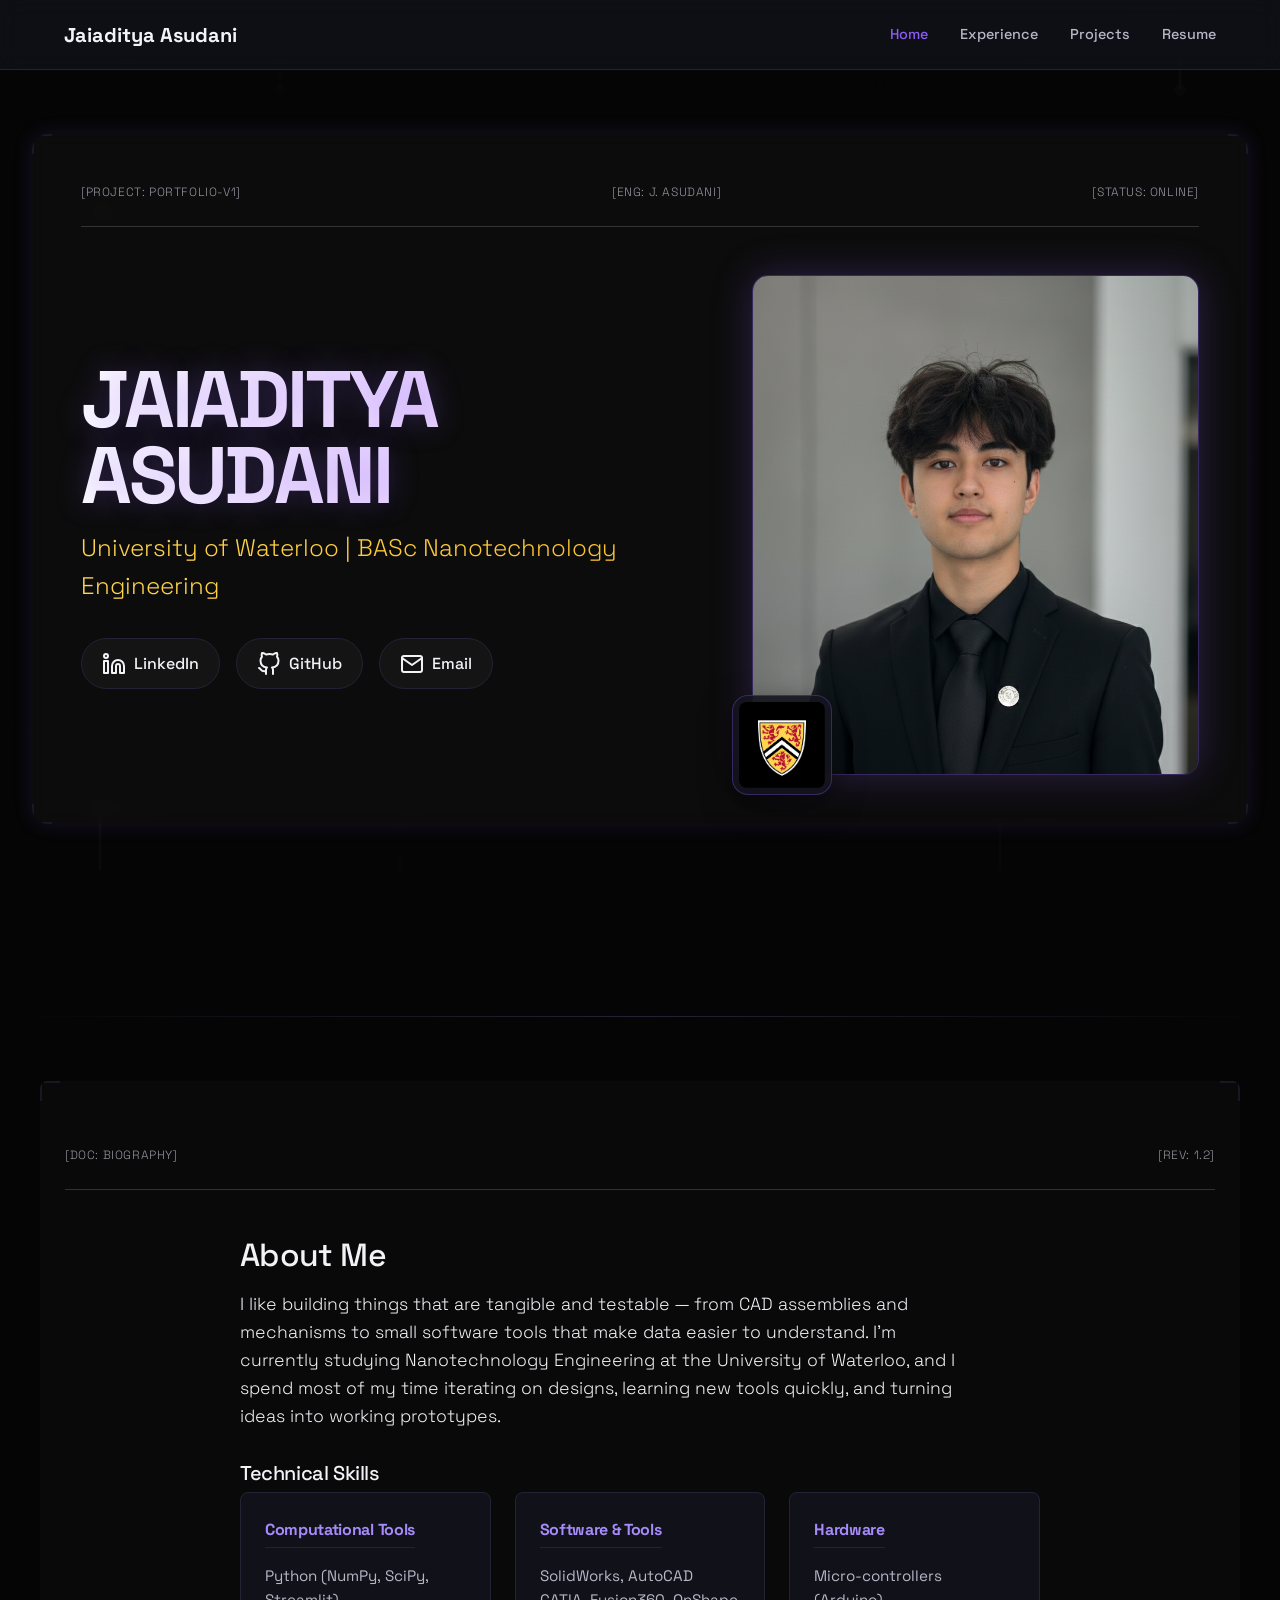
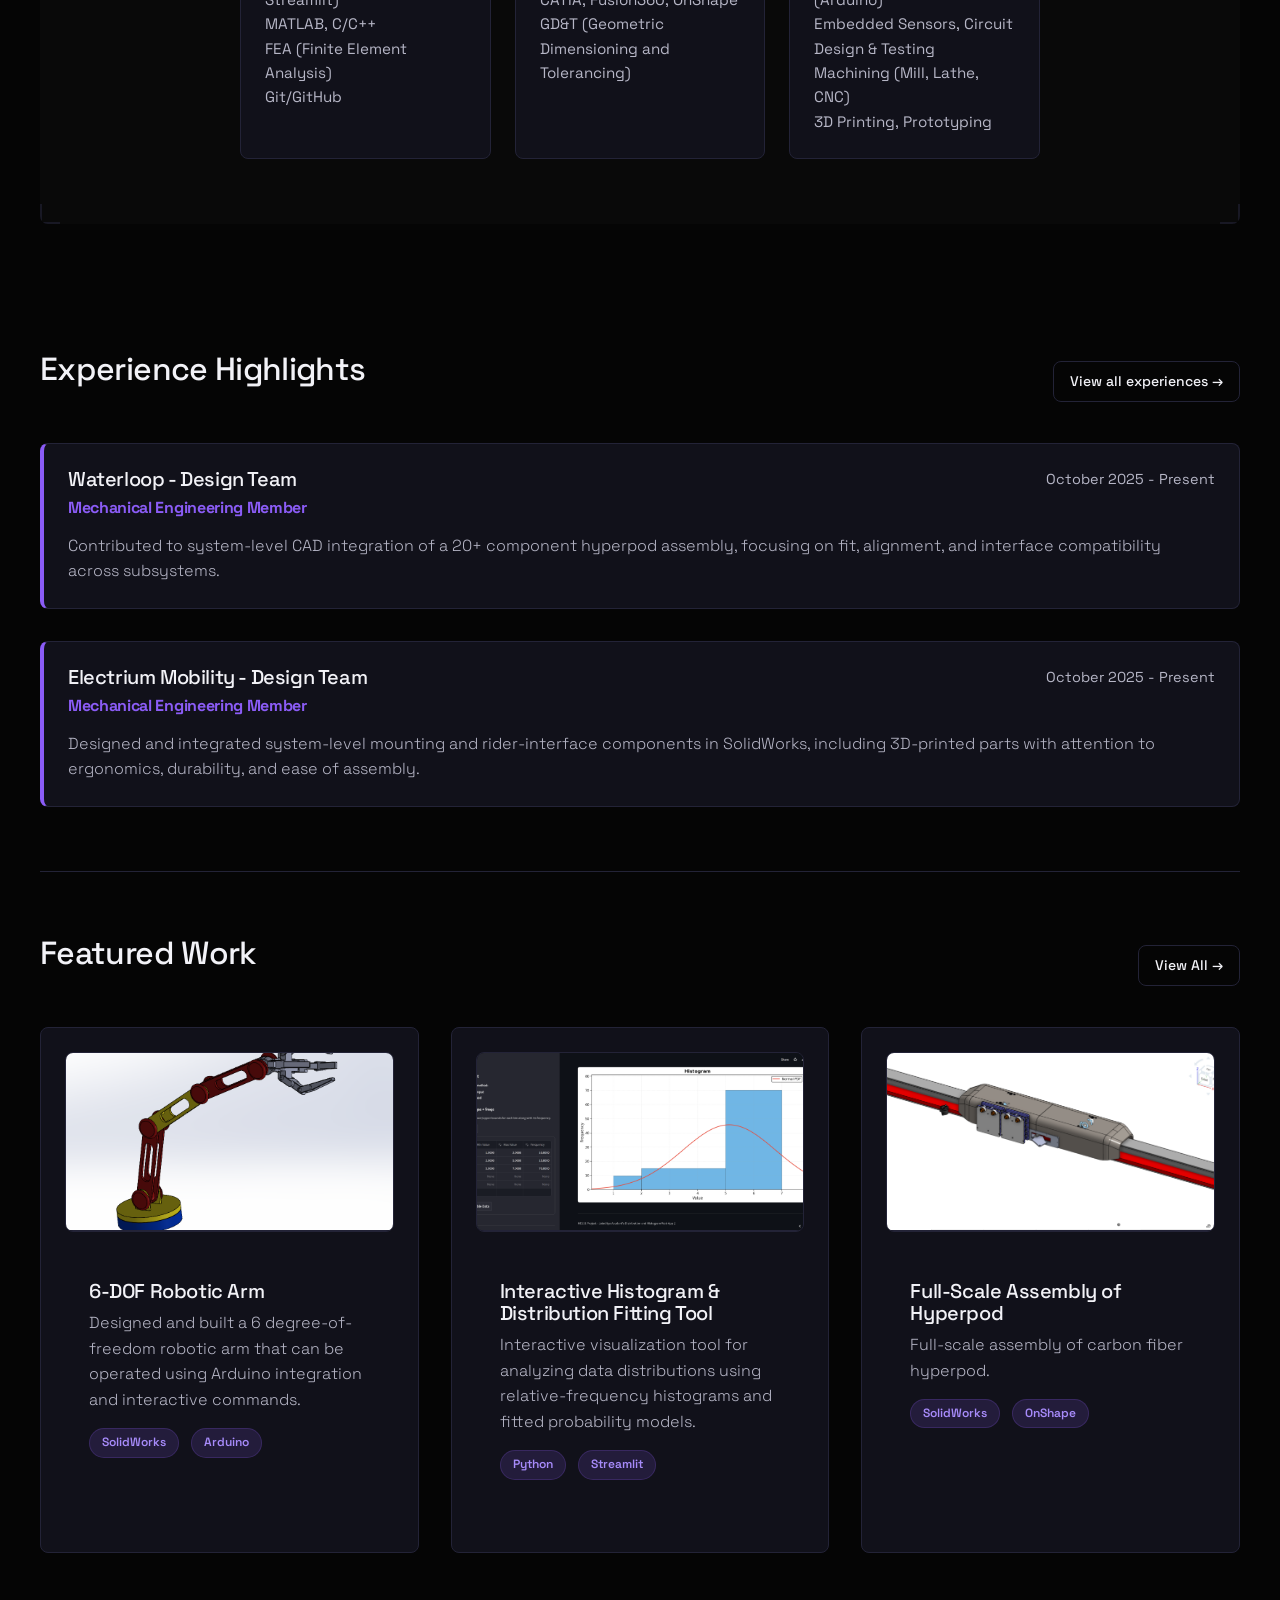
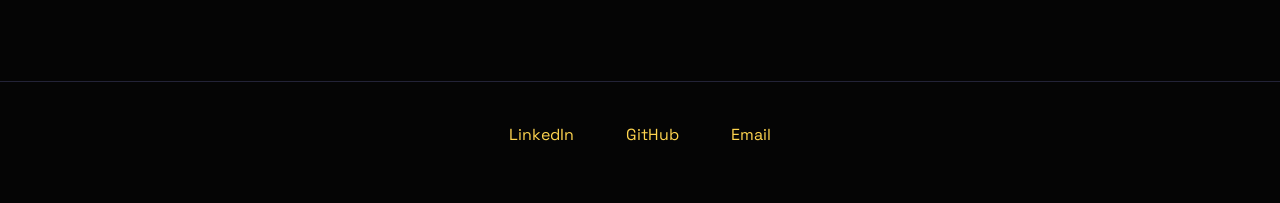
<file: index.html>
<!DOCTYPE html>
<html lang="en">

<head>
    <meta charset="UTF-8">
    <meta name="viewport" content="width=device-width, initial-scale=1.0">
    <title>Jaiaditya Asudani | Portfolio</title>
    <meta name="description"
        content="Nanotechnology Engineering student at the University of Waterloo. Mechanical design, CAD, prototyping, and engineering projects.">

    <!-- Canonical URL -->
    <link rel="canonical" href="https://jai2379.github.io/">

    <!-- Relative Path to CSS -->
    <link rel="stylesheet" href="assets/styles.css">

    <!-- Icons -->
    <link rel="icon" href="assets/favicon.svg" type="image/svg+xml">
    <link rel="apple-touch-icon" href="assets/favicon.svg">

    <!-- Open Graph / Facebook -->
    <meta property="og:type" content="website">
    <meta property="og:url" content="https://jai2379.github.io/">
    <meta property="og:title" content="Jaiaditya Asudani | Portfolio">
    <meta property="og:description"
        content="Nanotechnology Engineering student at the University of Waterloo. Mechanical design, CAD, prototyping, and engineering projects.">
    <meta property="og:image" content="https://jai2379.github.io/assets/projects/uw.jpg">
    <meta property="og:image:type" content="image/jpeg">

    <!-- Twitter -->
    <meta property="twitter:card" content="summary_large_image">
    <meta property="twitter:url" content="https://jai2379.github.io/">
    <meta property="twitter:title" content="Jaiaditya Asudani | Portfolio">
    <meta property="twitter:description"
        content="Nanotechnology Engineering student at the University of Waterloo. Mechanical design, CAD, prototyping, and engineering projects.">
    <meta property="twitter:image" content="https://jai2379.github.io/assets/projects/uw.jpg">
</head>

<body>
    <!-- Spotlight Background -->
    <div class="spotlight-bg"></div>

    <!-- Navigation -->
    <nav class="navbar">
        <div class="container nav-content">
            <a href="index.html" class="logo">Jaiaditya Asudani</a>
            <button class="mobile-toggle" aria-label="Toggle Menu">☰</button>
            <div class="nav-links">
                <a href="index.html" class="active">Home</a>
                <a href="experiences.html">Experience</a>
                <a href="projects.html">Projects</a>
                <a href="resume.html">Resume</a>
            </div>
        </div>
    </nav>

    <main>
        <!-- Hero Section -->
        <section class="hero container">
            <!-- Glass Card Wrapper -->
            <div class="hero-glass-card">
                <div class="tech-header">
                    <span>[PROJECT: PORTFOLIO-V1]</span>
                    <span class="desktop-only">[ENG: J. ASUDANI]</span>
                    <span>[STATUS: ONLINE]</span>
                </div>
                <div class="hero-content-wrapper">
                    <div class="hero-text">
                        <h1>Jaiaditya Asudani</h1>
                        <p class="hero-tagline" style="color: var(--primary);">University of Waterloo | BASc
                            Nanotechnology
                            Engineering</p>

                        <!-- Social Buttons (Icon + Text) -->
                        <div class="social-buttons-container">
                            <a href="https://www.linkedin.com/in/jaiaditya-asudani-71a158325" class="social-btn"
                                aria-label="LinkedIn">
                                <svg xmlns="http://www.w3.org/2000/svg" width="24" height="24" viewBox="0 0 24 24"
                                    fill="none" stroke="currentColor" stroke-width="2" stroke-linecap="round"
                                    stroke-linejoin="round">
                                    <path
                                        d="M16 8a6 6 0 0 1 6 6v7h-4v-7a2 2 0 0 0-2-2 2 2 0 0 0-2 2v7h-4v-7a6 6 0 0 1 6-6z">
                                    </path>
                                    <rect x="2" y="9" width="4" height="12"></rect>
                                    <circle cx="4" cy="4" r="2"></circle>
                                </svg>
                                <span>LinkedIn</span>
                            </a>
                            <a href="https://github.com/Jai2379" class="social-btn" aria-label="GitHub">
                                <svg xmlns="http://www.w3.org/2000/svg" width="24" height="24" viewBox="0 0 24 24"
                                    fill="none" stroke="currentColor" stroke-width="2" stroke-linecap="round"
                                    stroke-linejoin="round">
                                    <path
                                        d="M9 19c-5 1.5-5-2.5-7-3m14 6v-3.87a3.37 3.37 0 0 0-.94-2.61c3.14-.35 6.44-1.54 6.44-7A5.44 5.44 0 0 0 20 4.77 5.07 5.07 0 0 0 19.91 1S18.73.65 16 2.48a13.38 13.38 0 0 0-7 0C6.27.65 5.09 1 5.09 1A5.07 5.07 0 0 0 5 4.77a5.44 5.44 0 0 0-1.5 3.78c0 5.42 3.3 6.61 6.44 7A3.37 3.37 0 0 0 9 18.13V22">
                                    </path>
                                </svg>
                                <span>GitHub</span>
                            </a>
                            <a href="mailto:jaiaditya2508@gmail.com" class="social-btn" aria-label="Email">
                                <svg xmlns="http://www.w3.org/2000/svg" width="24" height="24" viewBox="0 0 24 24"
                                    fill="none" stroke="currentColor" stroke-width="2" stroke-linecap="round"
                                    stroke-linejoin="round">
                                    <path
                                        d="M4 4h16c1.1 0 2 .9 2 2v12c0 1.1-.9 2-2 2H4c-1.1 0-2-.9-2-2V6c0-1.1.9-2 2-2z">
                                    </path>
                                    <polyline points="22,6 12,13 2,6"></polyline>
                                </svg>
                                <span>Email</span>
                            </a>
                        </div>
                    </div>
                    <div class="hero-image" style="position: relative;">
                        <!-- Photo placeholder container as requested -->
                        <div class="image-placeholder-fallback">
                            <img src="assets/Linkedin-Headhsot-2.png" alt="Jaiaditya Asudani" class="profile-photo"
                                onerror="this.style.display='none';">
                        </div>

                        <!-- UW Badge Overlay -->
                        <div class="waterloo-crest">
                            <img src="assets/projects/uw.jpg" alt="University of Waterloo"
                                style="width: 100%; height: 100%; object-fit: cover; border-radius: 8px; opacity: 1.0;">
                        </div>
                    </div>
                </div>
            </div>
        </section>

        <!-- Divider -->
        <hr class="section-divider">

        <!-- About Section (Surface) -->
        <section class="section-surface container"
            style="padding: 4rem 1.5rem; margin-bottom: 4rem; border-radius: var(--radius);">
            <div class="tech-header" style="margin-bottom: 2rem;">
                <span>[DOC: BIOGRAPHY]</span>
                <span>[REV: 1.2]</span>
            </div>
            <div style="max-width: 800px; margin: 0 auto;">
                <h2 style="margin-bottom: 1rem;">About Me</h2>
                <p style="margin-bottom: 2rem; font-size: 1.1rem; color: var(--text-main);">
                    I like building things that are tangible and testable — from CAD assemblies and mechanisms to small
                    software tools that make data easier to understand. I’m currently studying Nanotechnology
                    Engineering at the University of Waterloo, and I spend most of my time iterating on designs,
                    learning new tools quickly, and turning ideas into working prototypes.
                </p>

                <h3>Technical Skills</h3>
                <div style="display: grid; grid-template-columns: repeat(auto-fit, minmax(220px, 1fr)); gap: 1.5rem;">
                    <div class="skill-card">
                        <h4 style="font-size: 1rem; margin-bottom: 0.5rem;">Computational Tools
                        </h4>
                        <ul style="color: var(--text-secondary); font-size: 0.95rem;">
                            <li>Python (NumPy, SciPy, Streamlit)</li>
                            <li>MATLAB, C/C++</li>
                            <li>FEA (Finite Element Analysis)</li>
                            <li>Git/GitHub</li>
                        </ul>
                    </div>
                    <div class="skill-card">
                        <h4 style="font-size: 1rem; margin-bottom: 0.5rem;">Software & Tools
                        </h4>
                        <ul style="color: var(--text-secondary); font-size: 0.95rem;">
                            <li>SolidWorks, AutoCAD</li>
                            <li>CATIA, Fusion360, OnShape</li>
                            <li>GD&T (Geometric Dimensioning and Tolerancing)</li>
                        </ul>
                    </div>
                    <div class="skill-card">
                        <h4 style="font-size: 1rem; margin-bottom: 0.5rem;">Hardware</h4>
                        <ul style="color: var(--text-secondary); font-size: 0.95rem;">
                            <li>Micro-controllers (Arduino)</li>
                            <li>Embedded Sensors, Circuit Design & Testing</li>
                            <li>Machining (Mill, Lathe, CNC)</li>
                            <li>3D Printing, Prototyping</li>
                        </ul>
                    </div>
                </div>
            </div>
        </section>

        <!-- Experience Highlights -->

        <section class="container" style="padding: 4rem 0; border-bottom: 1px solid var(--border);">
            <div style="display: flex; justify-content: space-between; align-items: center; margin-bottom: 2rem;">
                <h2>Experience Highlights</h2>
                <a href="experiences.html" class="btn btn-secondary btn-sm">View all experiences &rarr;</a>
            </div>

            <div style="display: grid; gap: 2rem;">
                <!-- Highlight 1 -->
                <div class="card" style="border-left: 4px solid var(--primary);">
                    <div style="display: flex; justify-content: space-between; flex-wrap: wrap; margin-bottom: 0.5rem;">
                        <h3 style="margin: 0;">Waterloop - Design Team</h3>
                        <span style="color: var(--text-secondary); font-size: 0.9em;">October 2025 - Present</span>
                    </div>
                    <h4 style="font-size: 1rem; color: var(--primary); margin-bottom: 1rem;">Mechanical Engineering
                        Member</h4>
                    <p style="margin-bottom: 0;">Contributed to system-level CAD integration of a 20+ component hyperpod
                        assembly, focusing on fit, alignment, and interface compatibility across subsystems.</p>
                </div>

                <!-- Highlight 2 -->
                <div class="card" style="border-left: 4px solid var(--primary);">
                    <div style="display: flex; justify-content: space-between; flex-wrap: wrap; margin-bottom: 0.5rem;">
                        <h3 style="margin: 0;">Electrium Mobility - Design Team</h3>
                        <span style="color: var(--text-secondary); font-size: 0.9em;">October 2025 - Present</span>
                    </div>
                    <h4 style="font-size: 1rem; color: var(--primary); margin-bottom: 1rem;">Mechanical Engineering
                        Member</h4>
                    <p style="margin-bottom: 0;">Designed and integrated system-level mounting and rider-interface
                        components in SolidWorks, including 3D-printed parts with attention to ergonomics, durability,
                        and ease of assembly.</p>
                </div>
            </div>
        </section>

        <!-- Featured Projects Preview -->
        <section class="container" style="padding: 4rem 0;">
            <div style="display: flex; justify-content: space-between; align-items: center; margin-bottom: 2rem;">
                <h2>Featured Work</h2>
                <a href="projects.html" class="btn btn-secondary btn-sm">View All &rarr;</a>
            </div>
            <div class="project-grid">
                <!-- Project 1 -->
                <div class="card project-card">
                    <div class="project-card-image">
                        <img src="assets/projects/6-dof-arm-view.png" alt="6-DOF Robotic Arm"
                            onerror="this.style.display='none'; this.parentNode.style.background='#1e1e24';">
                    </div>
                    <div class="project-info">
                        <h3>6-DOF Robotic Arm</h3>
                        <p>Designed and built a 6 degree-of-freedom robotic arm that can be operated using Arduino
                            integration and interactive commands.</p>
                        <div style="margin: 1rem 0;">
                            <span class="pill">SolidWorks</span>
                            <span class="pill">Arduino</span>
                        </div>
                    </div>
                </div>

                <!-- Project 2 -->
                <div class="card project-card">
                    <div class="project-card-image">
                        <img src="assets/projects/histogram.png" alt="Interactive Histogram Tool"
                            onerror="this.style.display='none'; this.parentNode.style.background='#1e1e24';">
                    </div>
                    <div class="project-info">
                        <h3>Interactive Histogram & Distribution Fitting Tool</h3>
                        <p>Interactive visualization tool for analyzing data distributions using relative-frequency
                            histograms and fitted probability models.</p>
                        <div style="margin: 1rem 0;">
                            <span class="pill">Python</span>
                            <span class="pill">Streamlit</span>
                        </div>
                    </div>
                </div>

                <!-- Project 3 -->
                <div class="card project-card">
                    <div class="project-card-image">
                        <img src="assets/projects/full_scale_assembly.png" alt="Full-Scale Assembly of Hyperpod"
                            onerror="this.style.display='none'; this.parentNode.style.background='#1e1e24';">
                    </div>
                    <div class="project-info">
                        <h3>Full-Scale Assembly of Hyperpod</h3>
                        <p>Full-scale assembly of carbon fiber hyperpod.</p>
                        <div style="margin: 1rem 0;">
                            <span class="pill">SolidWorks</span>
                            <span class="pill">OnShape</span>
                        </div>
                    </div>
                </div>
            </div>
        </section>
    </main>

    <!-- Footer -->
    <footer style="border-top: 1px solid var(--border); padding: 2rem 0; text-align: center; margin-top: 4rem;">
        <div class="container">
            <div style="margin-bottom: 1rem;">
                <a href="https://www.linkedin.com/in/jaiadityaasudani"
                    style="margin: 0 0.5rem; color: var(--text-secondary);">LinkedIn</a>
                <a href="https://github.com/Jai2379" style="margin: 0 0.5rem; color: var(--text-secondary);">GitHub</a>
                <a href="mailto:jaiaditya2508@gmail.com"
                    style="margin: 0 0.5rem; color: var(--text-secondary);">Email</a>
            </div>
        </div>
    </footer>



    <!-- Relative Path to JS -->
    <script src="assets/main.js"></script>
</body>


</html>
</file>
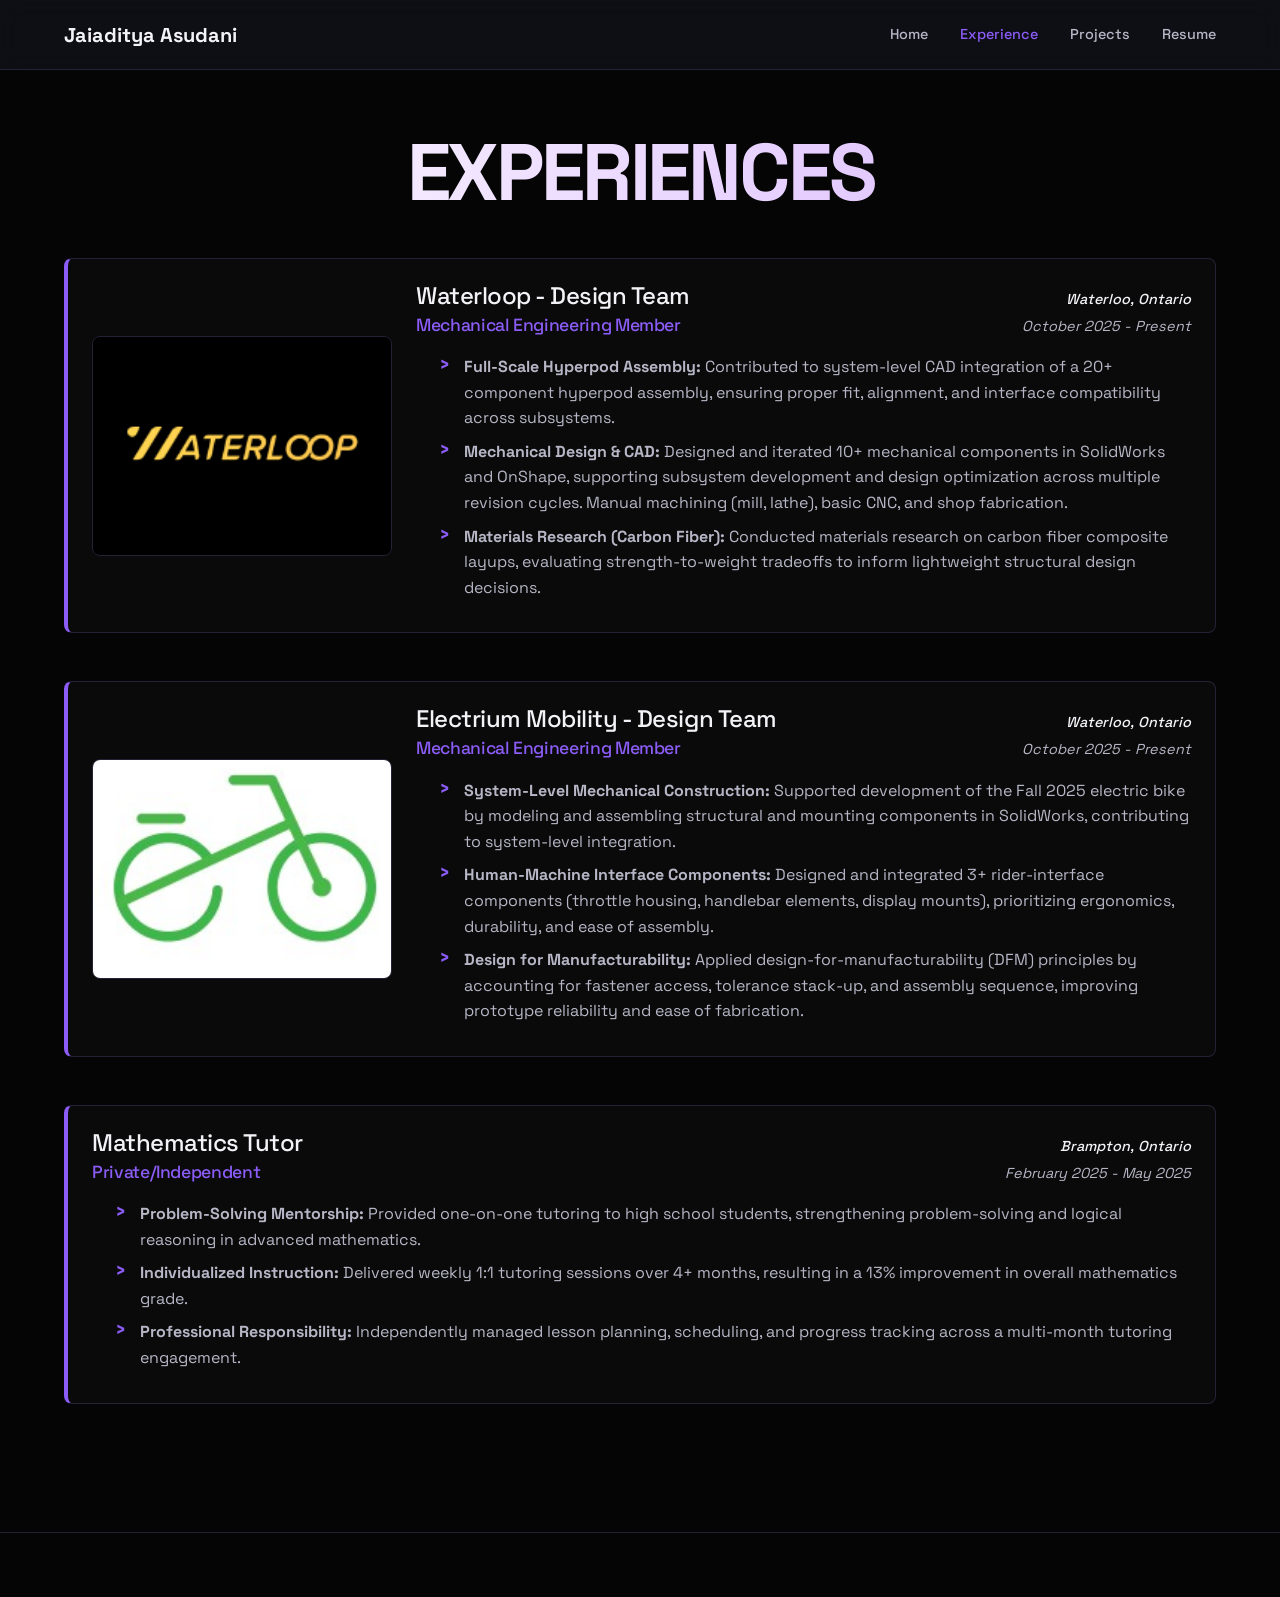
<file: experiences.html>
<!DOCTYPE html>
<html lang="en">

<head>
    <meta charset="UTF-8">
    <meta name="viewport" content="width=device-width, initial-scale=1.0">
    <title>Experience | Jaiaditya Asudani</title>
    <link rel="stylesheet" href="assets/styles.css">
    <link rel="icon" href="assets/favicon.svg" type="image/svg+xml">
</head>

<body>

    <nav class="navbar">
        <div class="container nav-content">
            <a href="index.html" class="logo">Jaiaditya Asudani</a>
            <button class="mobile-toggle" aria-label="Toggle Menu">☰</button>
            <div class="nav-links">
                <a href="index.html">Home</a>
                <a href="experiences.html" class="active">Experience</a>
                <a href="projects.html">Projects</a>
                <a href="resume.html">Resume</a>
            </div>
        </div>
    </nav>

    <main class="container" style="padding: 4rem 1.5rem;">
        <h1 style="text-align: center; margin-bottom: 3rem;">Experiences</h1>

        <div style="max-width: 1200px; margin: 0 auto; display: grid; gap: 3rem;">
            <!-- Role 1: Waterloop -->
            <div class="experience-card">
                <div class="experience-image">
                    <img src="assets/projects/waterloop.png" alt="Waterloop"
                        onerror="this.style.display='none'; this.parentNode.classList.add('image-placeholder-fallback');">
                </div>
                <div class="experience-content">
                    <div
                        style="display: flex; justify-content: space-between; align-items: baseline; margin-bottom: 0.25rem;">
                        <h2 style="margin: 0; font-size: 1.5rem;">Waterloop - Design Team</h2>
                        <span style="color: var(--text-main); font-weight: 500;">Waterloo, Ontario</span>
                    </div>
                    <div
                        style="display: flex; justify-content: space-between; align-items: baseline; margin-bottom: 1rem;">
                        <h3 style="margin: 0; font-size: 1.1rem; color: var(--primary);">Mechanical Engineering Member
                        </h3>
                        <span style="color: var(--text-secondary); font-size: 0.9rem;">October 2025 - Present</span>
                    </div>
                    <ul style="color: var(--text-secondary); margin-left: 1.5rem;">
                        <li><strong>Full-Scale Hyperpod Assembly:</strong> Contributed to system-level CAD integration
                            of a
                            20+ component hyperpod assembly, ensuring proper fit, alignment, and interface compatibility
                            across subsystems.</li>
                        <li><strong>Mechanical Design & CAD:</strong> Designed and iterated 10+ mechanical components in
                            SolidWorks and OnShape, supporting subsystem development and design optimization across
                            multiple
                            revision cycles. Manual machining (mill, lathe), basic CNC, and shop fabrication.</li>
                        <li><strong>Materials Research (Carbon Fiber):</strong> Conducted materials research on carbon
                            fiber
                            composite layups, evaluating strength-to-weight tradeoffs to inform lightweight structural
                            design decisions.</li>
                    </ul>
                </div>
            </div>

            <!-- Role 2: Electrium Mobility -->
            <div class="experience-card">
                <div class="experience-image">
                    <img src="assets/projects/electrium.jpg" alt="Electrium Mobility"
                        onerror="this.style.display='none'; this.parentNode.classList.add('image-placeholder-fallback');">
                </div>
                <div class="experience-content">
                    <div
                        style="display: flex; justify-content: space-between; align-items: baseline; margin-bottom: 0.25rem;">
                        <h2 style="margin: 0; font-size: 1.5rem;">Electrium Mobility - Design Team</h2>
                        <span style="color: var(--text-main); font-weight: 500;">Waterloo, Ontario</span>
                    </div>
                    <div
                        style="display: flex; justify-content: space-between; align-items: baseline; margin-bottom: 1rem;">
                        <h3 style="margin: 0; font-size: 1.1rem; color: var(--primary);">Mechanical Engineering Member
                        </h3>
                        <span style="color: var(--text-secondary); font-size: 0.9rem;">October 2025 - Present</span>
                    </div>
                    <ul style="color: var(--text-secondary); margin-left: 1.5rem;">
                        <li><strong>System-Level Mechanical Construction:</strong> Supported development of the Fall
                            2025
                            electric bike by modeling and assembling structural and mounting components in SolidWorks,
                            contributing to system-level integration.</li>
                        <li><strong>Human-Machine Interface Components:</strong> Designed and integrated 3+
                            rider-interface
                            components (throttle housing, handlebar elements, display mounts), prioritizing ergonomics,
                            durability, and ease of assembly.</li>
                        <li><strong>Design for Manufacturability:</strong> Applied design-for-manufacturability (DFM)
                            principles by accounting for fastener access, tolerance stack-up, and assembly sequence,
                            improving prototype reliability and ease of fabrication.</li>
                    </ul>
                </div>
            </div>

            <!-- Role 3: Mathematics Tutor -->
            <div class="experience-card">

                <div class="experience-content">
                    <div
                        style="display: flex; justify-content: space-between; align-items: baseline; margin-bottom: 0.25rem;">
                        <h2 style="margin: 0; font-size: 1.5rem;">Mathematics Tutor</h2>
                        <span style="color: var(--text-main); font-weight: 500;">Brampton, Ontario</span>
                    </div>
                    <div
                        style="display: flex; justify-content: space-between; align-items: baseline; margin-bottom: 1rem;">
                        <h3 style="margin: 0; font-size: 1.1rem; color: var(--primary);">Private/Independent</h3>
                        <span style="color: var(--text-secondary); font-size: 0.9rem;">February 2025 - May 2025</span>
                    </div>
                    <ul style="color: var(--text-secondary); margin-left: 1.5rem;">
                        <li><strong>Problem-Solving Mentorship:</strong> Provided one-on-one tutoring to high school
                            students, strengthening problem-solving and logical reasoning in advanced mathematics.</li>
                        <li><strong>Individualized Instruction:</strong> Delivered weekly 1:1 tutoring sessions over 4+
                            months, resulting in a 13% improvement in overall mathematics grade.</li>
                        <li><strong>Professional Responsibility:</strong> Independently managed lesson planning,
                            scheduling,
                            and progress tracking across a multi-month tutoring engagement.</li>
                    </ul>
                </div>
            </div>
        </div>
    </main>

    <footer style="border-top: 1px solid var(--border); padding: 2rem 0; text-align: center; margin-top: 4rem;">
        <div class="container">

        </div>
    </footer>

    <script src="assets/main.js"></script>
</body>

</html>
</file>
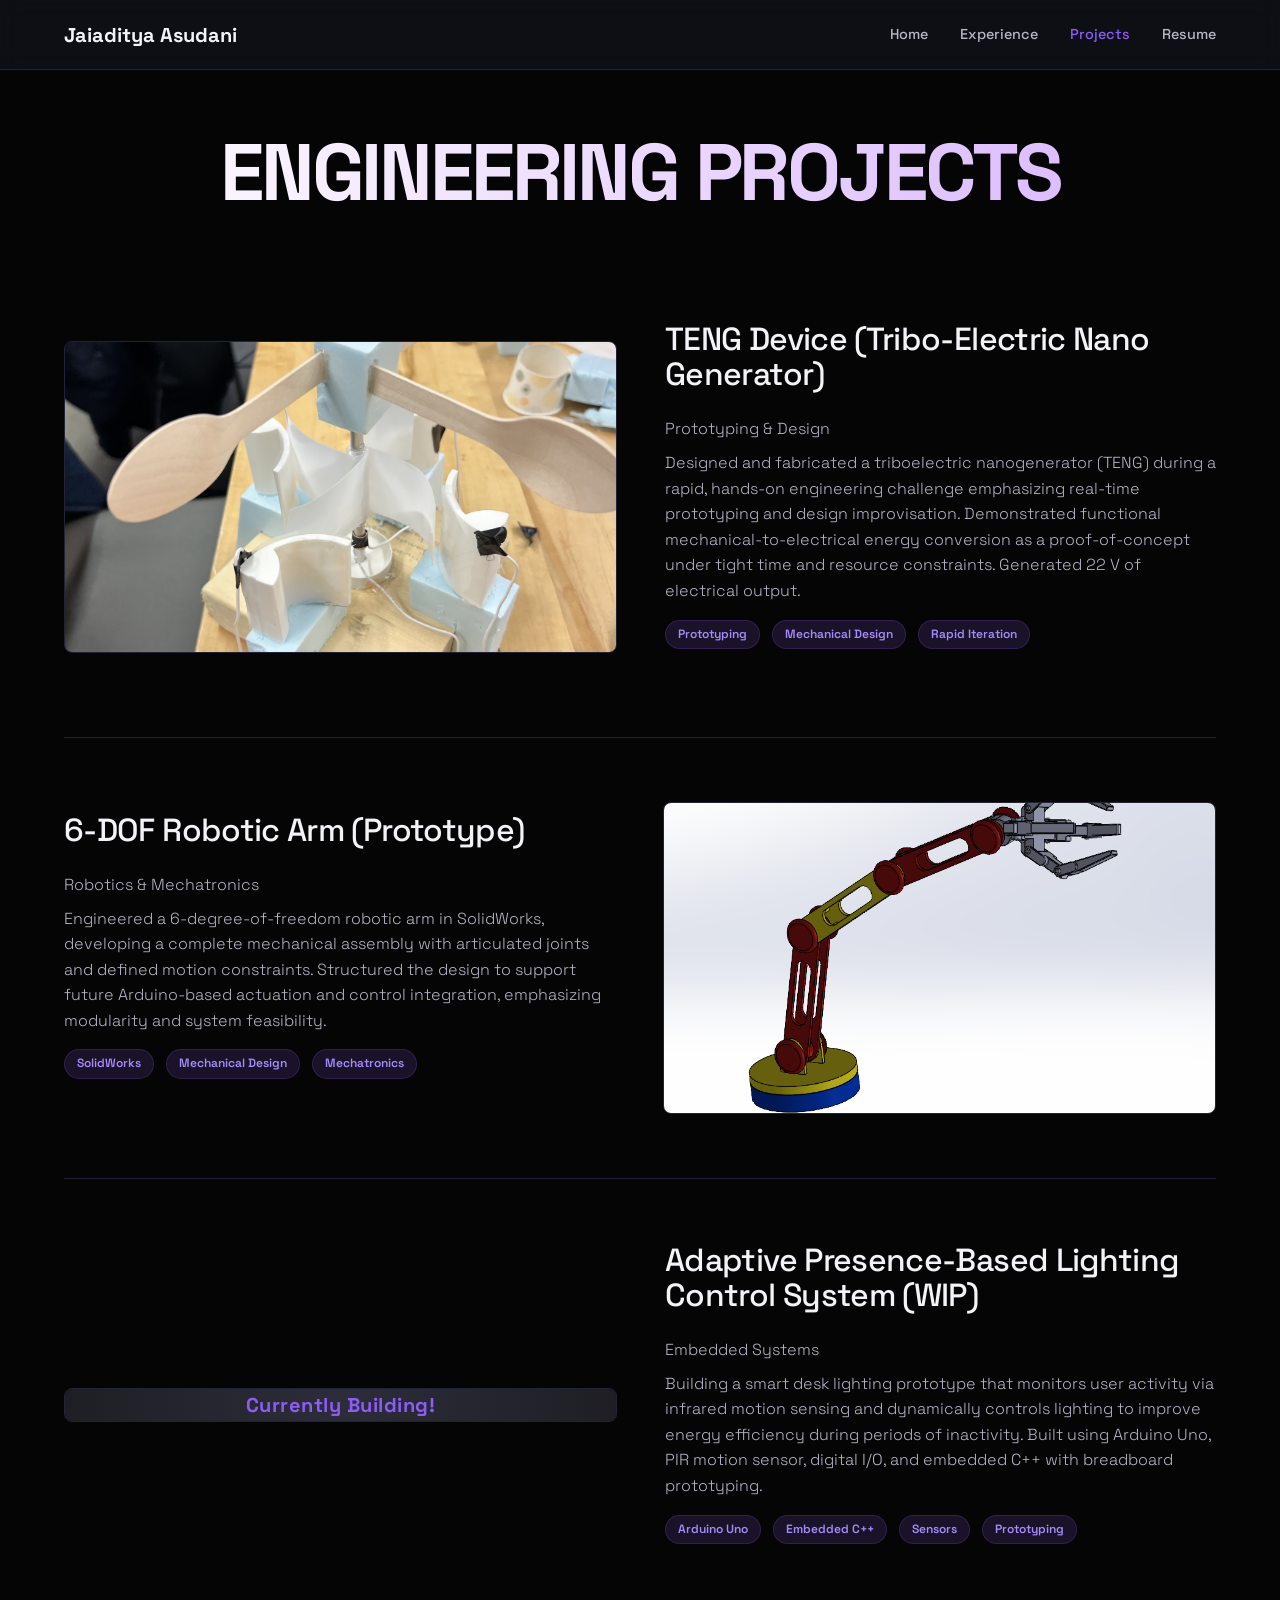
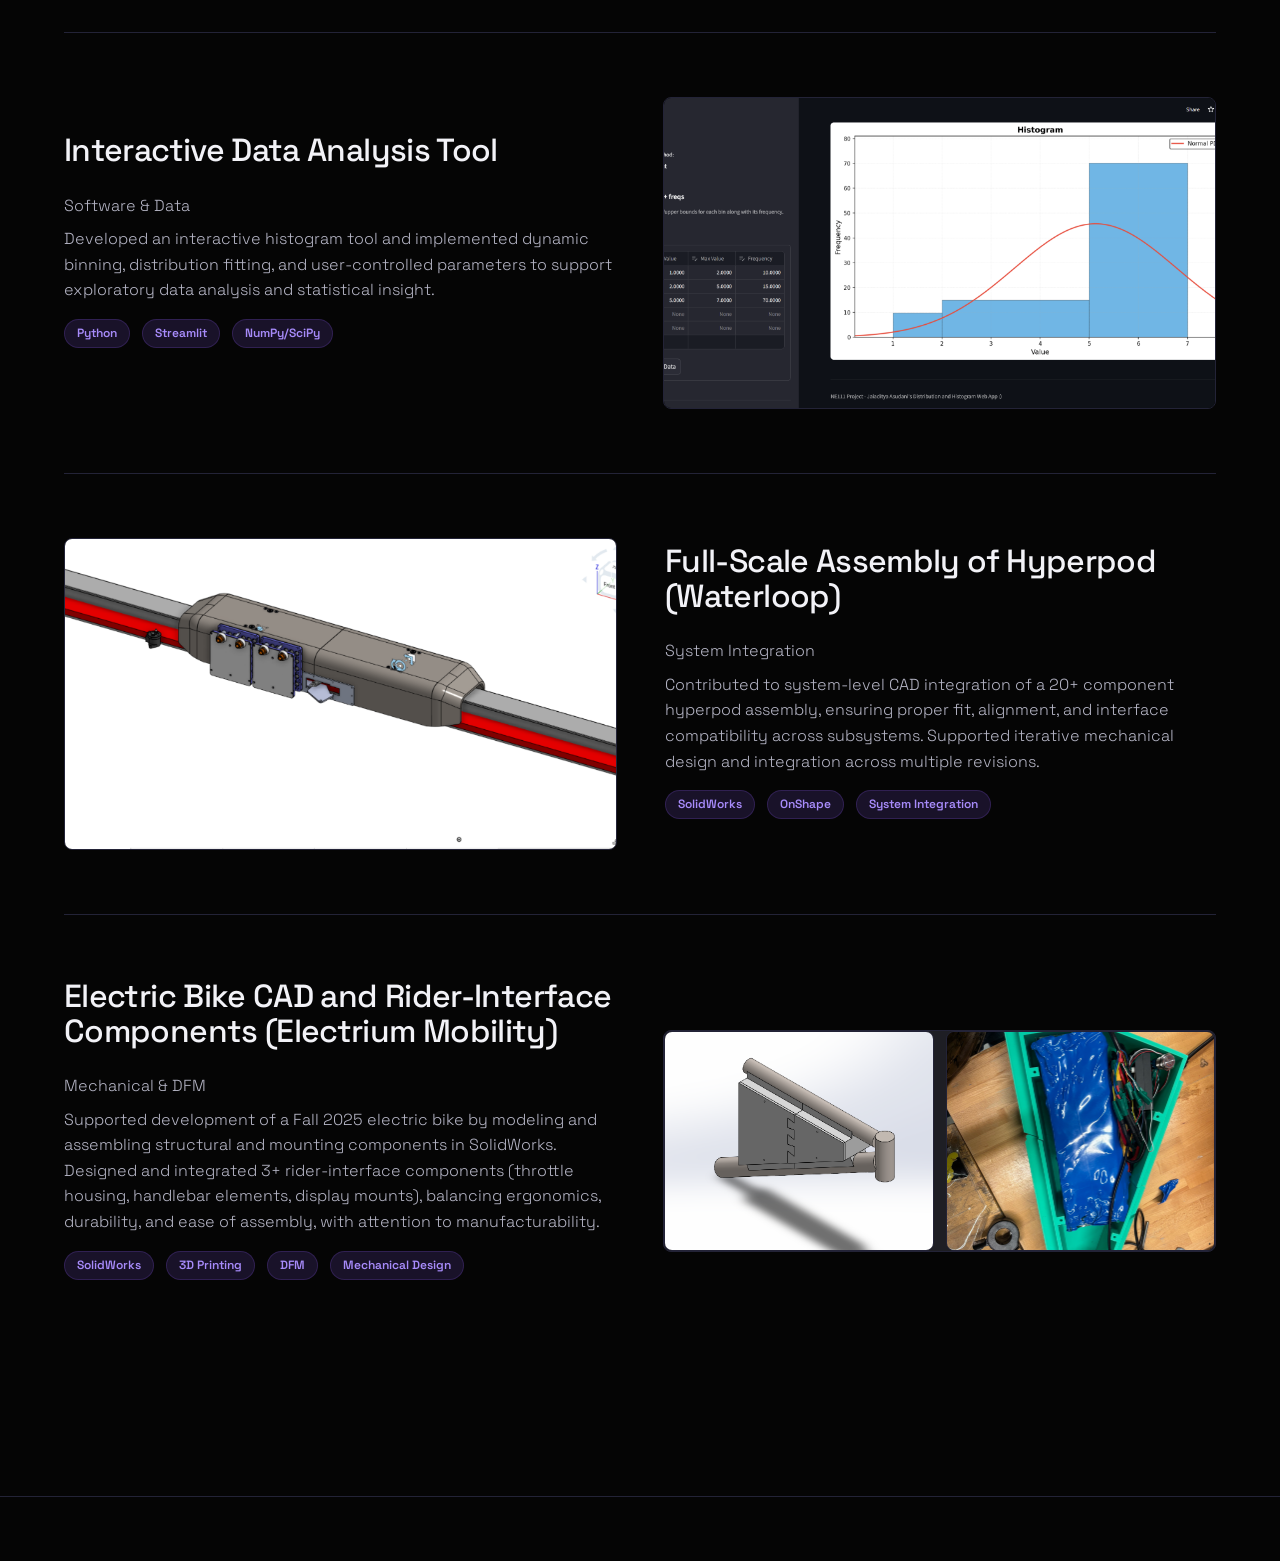
<file: projects.html>
<!DOCTYPE html>
<html lang="en">

<head>
    <meta charset="UTF-8">
    <meta name="viewport" content="width=device-width, initial-scale=1.0">
    <title>Projects | Jaiaditya Asudani</title>
    <link rel="stylesheet" href="assets/styles.css">
    <link rel="icon" href="assets/favicon.svg" type="image/svg+xml">
</head>

<body>

    <nav class="navbar">
        <div class="container nav-content">
            <a href="index.html" class="logo">Jaiaditya Asudani</a>
            <button class="mobile-toggle" aria-label="Toggle Menu">☰</button>
            <div class="nav-links">
                <a href="index.html">Home</a>
                <a href="experiences.html">Experience</a>
                <a href="projects.html" class="active">Projects</a>
                <a href="resume.html">Resume</a>
            </div>
        </div>
    </nav>

    <main class="container" style="padding: 4rem 1.5rem;">
        <h1 style="text-align: center; margin-bottom: 3rem;">Engineering Projects</h1>

        <div class="project-list">
            <div class="project-list">
                <!-- P1: TENG Device -->
                <article class="project-band">
                    <div class="project-band-content">
                        <div class="project-band-image">
                            <img src="assets/projects/teng.png" alt="TENG Device"
                                onerror="this.style.display='none'; this.parentNode.classList.add('image-placeholder-fallback');">
                        </div>
                        <div class="project-band-info">
                            <h2>TENG Device (Tribo-Electric Nano Generator)</h2>
                            <p style="margin-bottom: 0.5rem; color: var(--text-secondary);">Prototyping & Design</p>
                            <p>Designed and fabricated a triboelectric nanogenerator (TENG) during a rapid, hands-on
                                engineering challenge emphasizing real-time prototyping and design improvisation.
                                Demonstrated functional mechanical-to-electrical energy conversion as a proof-of-concept
                                under tight time and resource constraints. Generated 22 V of electrical output.</p>
                            <div style="margin: 1rem 0;">
                                <span class="pill">Prototyping</span>
                                <span class="pill">Mechanical Design</span>
                                <span class="pill">Rapid Iteration</span>
                            </div>
                        </div>
                    </div>
                </article>

                <!-- P2: 6-DOF Robotic Arm -->
                <article class="project-band">
                    <div class="project-band-content">
                        <div class="project-band-image">
                            <img src="assets/projects/6-dof-arm-view.png" alt="6-DOF Robotic Arm"
                                onerror="this.style.display='none'; this.parentNode.classList.add('image-placeholder-fallback');">
                        </div>
                        <div class="project-band-info">
                            <h2>6-DOF Robotic Arm (Prototype)</h2>
                            <p style="margin-bottom: 0.5rem; color: var(--text-secondary);">Robotics & Mechatronics</p>
                            <p>Engineered a 6-degree-of-freedom robotic arm in SolidWorks, developing a complete
                                mechanical
                                assembly with articulated joints and defined motion constraints. Structured the design
                                to
                                support future Arduino-based actuation and control integration, emphasizing modularity
                                and
                                system feasibility.</p>
                            <div style="margin: 1rem 0;">
                                <span class="pill">SolidWorks</span>
                                <span class="pill">Mechanical Design</span>
                                <span class="pill">Mechatronics</span>
                            </div>
                        </div>
                    </div>
                </article>

                <!-- P3: Adaptive Lighting -->
                <article class="project-band">
                    <div class="project-band-content">
                        <div class="project-band-image">
                            <!-- Placeholder until image added -->
                            <div
                                style="width: 100%; height: 100%; background: radial-gradient(circle, #2d2d3a 0%, #1e1e24 100%); display: flex; align-items: center; justify-content: center; color: var(--text-secondary);">
                                <span
                                    style="font-weight: 700; font-size: 1.25rem; letter-spacing: 0.5px; color: var(--primary);">Currently
                                    Building!</span>
                            </div>
                        </div>
                        <div class="project-band-info">
                            <h2>Adaptive Presence-Based Lighting Control System (WIP)</h2>
                            <p style="margin-bottom: 0.5rem; color: var(--text-secondary);">Embedded Systems</p>
                            <p>Building a smart desk lighting prototype that monitors user activity via infrared motion
                                sensing and dynamically controls lighting to improve energy efficiency during periods of
                                inactivity. Built using Arduino Uno, PIR motion sensor, digital I/O, and embedded C++
                                with
                                breadboard prototyping.</p>
                            <div style="margin: 1rem 0;">
                                <span class="pill">Arduino Uno</span>
                                <span class="pill">Embedded C++</span>
                                <span class="pill">Sensors</span>
                                <span class="pill">Prototyping</span>
                            </div>
                        </div>
                    </div>
                </article>

                <!-- P4: Interactive Data Tool -->
                <article class="project-band">
                    <div class="project-band-content">
                        <div class="project-band-image">
                            <img src="assets/projects/histogram.png" alt="Interactive Data Analysis Tool"
                                onerror="this.style.display='none'; this.parentNode.classList.add('image-placeholder-fallback');">
                        </div>
                        <div class="project-band-info">
                            <h2>Interactive Data Analysis Tool</h2>
                            <p style="margin-bottom: 0.5rem; color: var(--text-secondary);">Software & Data</p>
                            <p>Developed an interactive histogram tool and implemented dynamic binning, distribution
                                fitting, and user-controlled parameters to support exploratory data analysis and
                                statistical
                                insight.</p>
                            <div style="margin: 1rem 0;">
                                <span class="pill">Python</span>
                                <span class="pill">Streamlit</span>
                                <span class="pill">NumPy/SciPy</span>
                            </div>
                        </div>
                    </div>
                </article>

                <!-- P5: Hyperpod Assembly -->
                <article class="project-band">
                    <div class="project-band-content">
                        <div class="project-band-image">
                            <img src="assets/projects/full_scale_assembly.png" alt="Hyperpod Assembly"
                                onerror="this.style.display='none'; this.parentNode.classList.add('image-placeholder-fallback');">
                        </div>
                        <div class="project-band-info">
                            <h2>Full-Scale Assembly of Hyperpod (Waterloop)</h2>
                            <p style="margin-bottom: 0.5rem; color: var(--text-secondary);">System Integration</p>
                            <p>Contributed to system-level CAD integration of a 20+ component hyperpod assembly,
                                ensuring
                                proper fit, alignment, and interface compatibility across subsystems. Supported
                                iterative
                                mechanical design and integration across multiple revisions.</p>
                            <div style="margin: 1rem 0;">
                                <span class="pill">SolidWorks</span>
                                <span class="pill">OnShape</span>
                                <span class="pill">System Integration</span>
                            </div>
                        </div>
                    </div>
                </article>

                <!-- P6: Electrium E-Bike (With Gallery) -->
                <article class="project-band">
                    <div class="project-band-content">
                        <div class="project-band-image">
                            <!-- Dual Image Grid -->
                            <div
                                style="display: grid; grid-template-columns: 1fr 1fr; gap: 0.75rem; width: 100%; height: 100%;">
                                <div
                                    style="border-radius: var(--radius); overflow: hidden; border: 1px solid var(--border); height: 220px;">
                                    <img src="assets/projects/3d-cad-f25.png" alt="Electrium CAD"
                                        style="width: 100%; height: 100%; object-fit: cover; display: block;"
                                        onerror="this.style.display='none'; this.parentNode.style.background='#1e1e24';">
                                </div>
                                <div
                                    style="border-radius: var(--radius); overflow: hidden; border: 1px solid var(--border); height: 220px;">
                                    <img src="assets/projects/cell-casing-f25.jpg" alt="Cell Casing"
                                        style="width: 100%; height: 100%; object-fit: cover; display: block;"
                                        onerror="this.style.display='none'; this.parentNode.style.background='#1e1e24';">
                                </div>
                            </div>
                        </div>
                        <div class="project-band-info">
                            <h2>Electric Bike CAD and Rider-Interface Components (Electrium Mobility)</h2>
                            <p style="margin-bottom: 0.5rem; color: var(--text-secondary);">Mechanical & DFM</p>
                            <p>Supported development of a Fall 2025 electric bike by modeling and assembling structural
                                and
                                mounting components in SolidWorks. Designed and integrated 3+ rider-interface components
                                (throttle housing, handlebar elements, display mounts), balancing ergonomics,
                                durability,
                                and ease of assembly, with attention to manufacturability.</p>
                            <div style="margin: 1rem 0;">
                                <span class="pill">SolidWorks</span>
                                <span class="pill">3D Printing</span>
                                <span class="pill">DFM</span>
                                <span class="pill">Mechanical Design</span>
                            </div>
                        </div>
                    </div>
                </article>
            </div>
    </main>

    <!-- Modal -->
    <div id="project-modal" class="modal">
        <div class="modal-content">
            <span class="close-modal">&times;</span>
            <h2 id="modal-title">Project Title</h2>
            <div style="margin-bottom: 1rem;">
                <strong>Tech Stack:</strong> <span id="modal-stack" style="color: var(--primary);"></span>
            </div>
            <p id="modal-desc">Project description goes here...</p>
        </div>
    </div>

    <footer style="border-top: 1px solid var(--border); padding: 2rem 0; text-align: center; margin-top: 4rem;">
        <div class="container">

        </div>
    </footer>

    <script src="assets/main.js"></script>
</body>

</html>
</file>
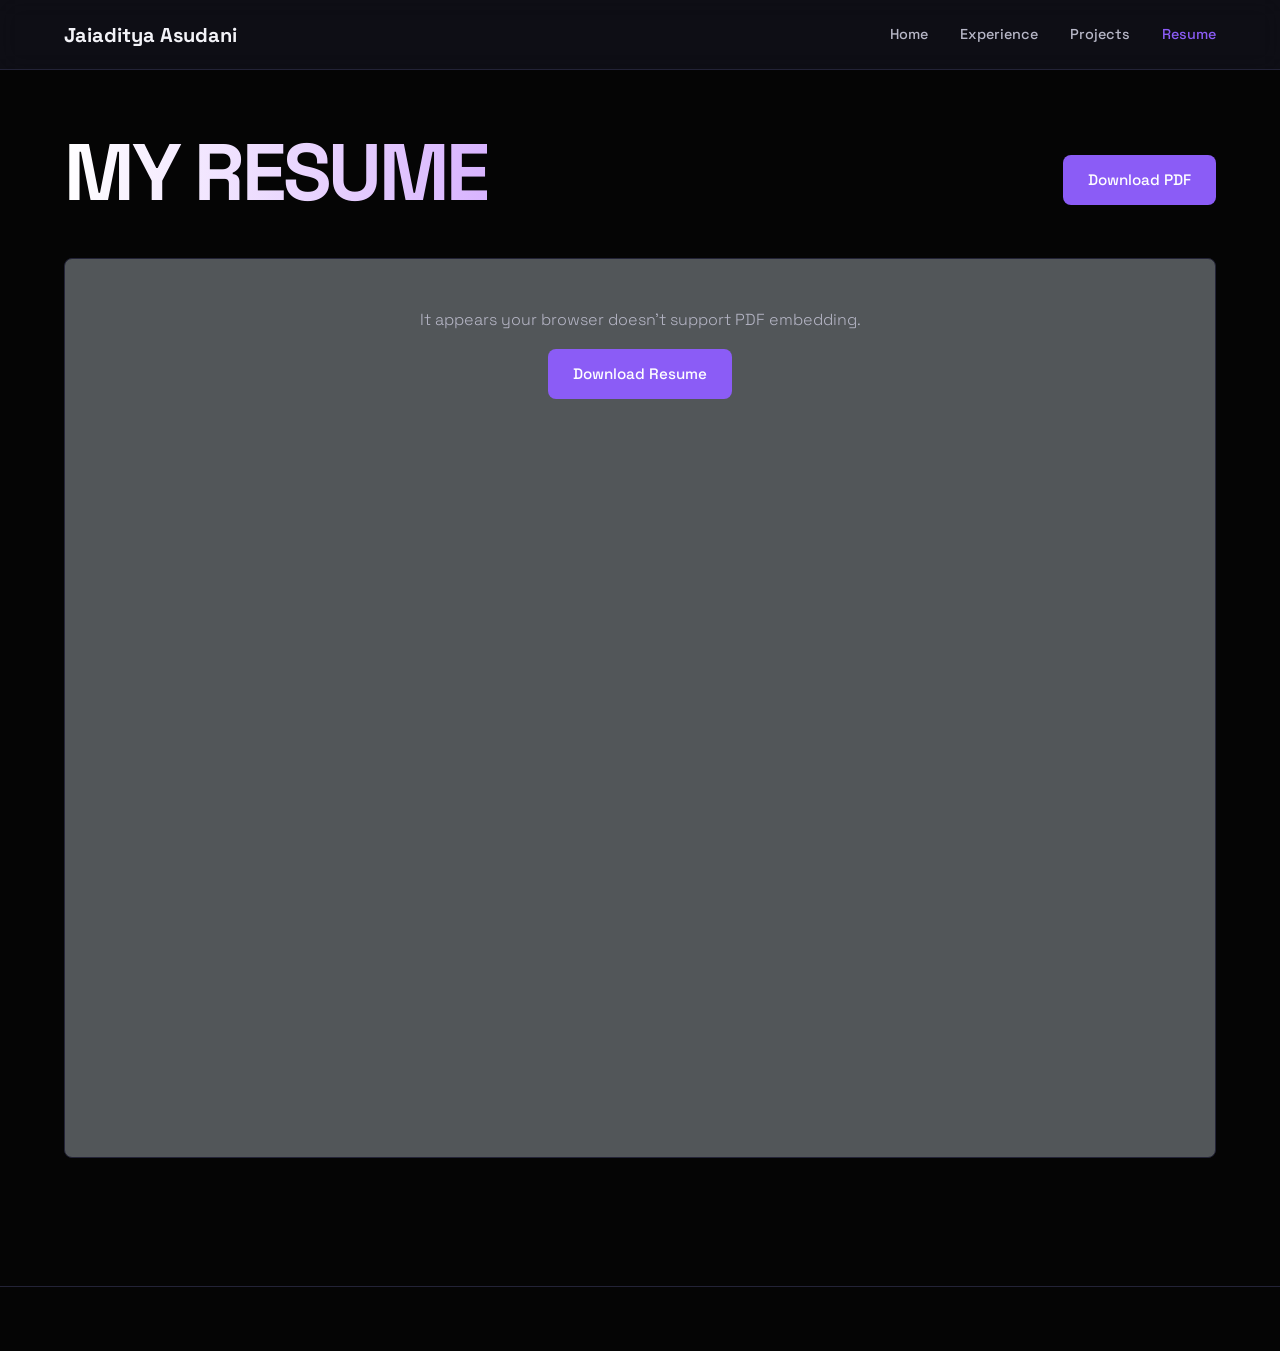
<file: resume.html>
<!DOCTYPE html>
<html lang="en">

<head>
    <meta charset="UTF-8">
    <meta name="viewport" content="width=device-width, initial-scale=1.0">
    <title>Resume | Jaiaditya Asudani</title>
    <link rel="stylesheet" href="assets/styles.css">
    <link rel="icon" href="assets/favicon.svg" type="image/svg+xml">
</head>

<body>

    <nav class="navbar">
        <div class="container nav-content">
            <a href="index.html" class="logo">Jaiaditya Asudani</a>
            <button class="mobile-toggle" aria-label="Toggle Menu">☰</button>
            <div class="nav-links">
                <a href="index.html">Home</a>
                <a href="experiences.html">Experience</a>
                <a href="projects.html">Projects</a>
                <a href="resume.html" class="active">Resume</a>
            </div>
        </div>
    </nav>

    <main class="container" style="padding: 4rem 1.5rem;">
        <div style="display: flex; justify-content: space-between; align-items: center; margin-bottom: 2rem;">
            <h1>My Resume</h1>
            <a href="assets/Jaiaditya-Asudani_Resume.pdf" download class="btn btn-primary">Download PDF</a>
        </div>

        <div class="card" style="padding: 0; overflow: hidden; height: 900px; background: #525659;">
            <!-- Using relative path `assets/Jaiaditya-Asudani_Resume.pdf` -->
            <object data="assets/Jaiaditya-Asudani_Resume.pdf" type="application/pdf" width="100%" height="100%">
                <div style="padding: 3rem; text-align: center; color: white;">
                    <p>It appears your browser doesn't support PDF embedding.</p>
                    <a href="assets/Jaiaditya-Asudani_Resume.pdf" class="btn btn-primary">Download Resume</a>
                </div>
            </object>
        </div>

        <!-- Summary Removed -->

    </main>

    <footer style="border-top: 1px solid var(--border); padding: 2rem 0; text-align: center; margin-top: 4rem;">
        <div class="container">

        </div>
    </footer>

    <script src="assets/main.js"></script>
</body>

</html>
</file>
<file: assets/styles.css>
/* Professional Engineering Portfolio Theme */
@import url('https://fonts.googleapis.com/css2?family=Inter:wght@300;400;500;600;700&family=JetBrains+Mono:wght@400;500&family=Space+Grotesk:wght@300;500;700&display=swap');

:root {
    /* Colors - Black/Purple Theme */
    --primary: #8B5CF6;
    /* Purple */
    --primary-hover: #A78BFA;
    /* Lighter Purple */
    --bg-body: #0B0B10;
    /* Deep Black */
    --bg-surface: #11111A;
    /* Slightly lighter black/purple tint */
    --text-main: #F2F2F7;
    /* High contrast white/grey */
    --text-secondary: #B6B6C6;
    /* Muted purple/grey */
    --border: #232337;
    /* Dark purple border */

    /* New Polish Variables */
    --bg-gradient: radial-gradient(circle at 50% 0%, rgba(139, 92, 246, 0.15) 0%, rgba(11, 11, 16, 0) 70%);
    --surface-glass: rgba(255, 255, 255, 0.03);
    --border-glow: rgba(139, 92, 246, 0.3);
    --shadow-glow: 0 0 20px rgba(139, 92, 246, 0.15);

    /* Spacing & Layout */
    --nav-height: 70px;
    --container-max: 1200px;
    --radius: 8px;
    --radius-lg: 16px;
    --shadow-sm: 0 1px 2px 0 rgb(0 0 0 / 0.3);
    --shadow-md: 0 4px 6px -1px rgb(0 0 0 / 0.5);

    /* Mouse Tracking */
    --mouse-x: 50%;
    --mouse-y: 50%;

    /* Mouse Tracking */
    --mouse-x: 50%;
    --mouse-y: 50%;

    font-family: 'Space Grotesk', system-ui, -apple-system, sans-serif;
    --font-mono: 'JetBrains Mono', monospace;
    --font-display: 'Space Grotesk', sans-serif;
}

/* Reset */
* {
    box-sizing: border-box;
    margin: 0;
    padding: 0;
}

body {
    background-color: var(--bg-body);
    /* Replaced static gradient with spotlight logic */
    background-color: #050505;
    color: var(--text-main);
    line-height: 1.6;
    min-height: 100vh;
    overflow-x: hidden;
}

/* Ghost PCB Background Layer */
.spotlight-bg {
    position: fixed;
    inset: 0;
    pointer-events: none;
    z-index: -1;
    background-image: url('pcb.svg');
    background-size: 300px 300px;
    /* Large scale for "system bus" feel */
    background-position: center;
    opacity: 0.04;
    /* Ghost opacity - Reduced */

    /* Vignette Mask - Fade out in center, visible at edges */
    /* Wait, checking intent: "fade out in the center... only visible on far edges" */
    /* So center is transparent (masked out), edges are white (visible) */
    mask-image: radial-gradient(circle at center, transparent 40%, black 100%);
    -webkit-mask-image: radial-gradient(circle at center, transparent 40%, black 100%);
}

/* Base Spotlight Glow (Ambient) - REMOVED per user request
body::before {
    content: '';
    position: fixed;
    inset: 0;
    z-index: -2;
    background: radial-gradient(800px circle at var(--mouse-x) var(--mouse-y),
            rgba(139, 92, 246, 0.15),
            transparent 40%);
    pointer-events: none;
} */

a {
    text-decoration: none;
    color: inherit;
    transition: color 0.2s;
}

img {
    max-width: 100%;
    display: block;
}

ul {
    list-style: none;
}

/* Constrained Paragraph Width for Readability */
.section-surface p {
    max-width: 65ch;
    /* Approx 60-70 characters */
}

/* Typography */
h1,
h2,
h3,
h4 {
    font-family: var(--font-display);
    font-weight: 700;
    line-height: 1.1;
    letter-spacing: -0.02em;
}

h1 {
    font-size: clamp(3rem, 5vw + 1rem, 6rem);
    /* significantly larger, responsive */
    font-weight: 700;
    margin-bottom: 1rem;
    letter-spacing: -0.04em;
    text-transform: uppercase;
    background: linear-gradient(to right, #ffffff, #d8b4fe);
    /* White to Light Purple */
    -webkit-background-clip: text;
    -webkit-text-fill-color: transparent;
    background-clip: text;
    line-height: 0.95;
    /* tighter line height for logo feel */
}

h2 {
    font-size: 2rem;
    margin-bottom: 1.5rem;
    color: var(--text-main);
    font-weight: 500;
}

h3 {
    font-size: 1.25rem;
    margin-bottom: 0.5rem;
    font-weight: 500;
}

p {
    margin-bottom: 1rem;
    color: var(--text-secondary);
    font-family: 'Space Grotesk', sans-serif;
    /* Ensuring consistency as requested */
    font-weight: 300;
}

/* Final UI Polish Overrides */
.tech-header {
    border-bottom: 1px solid rgba(255, 255, 255, 0.2) !important;
    /* Explicit solid line as requested */
    font-family: 'Space Grotesk', sans-serif !important;
    font-weight: 300 !important;
    padding-bottom: 1.5rem !important;
    margin-bottom: 3rem !important;
    opacity: 0.8 !important;
    transition: border-color 0.3s ease, opacity 0.3s ease;
    /* Smooth transition */
}

/* Header Hover Fix */
.hero-glass-card:hover .tech-header {
    border-bottom-color: rgba(255, 255, 255, 0.8) !important;
    /* Brighten line on hover */
    opacity: 1 !important;
}

.tech-header span {
    font-family: inherit !important;
}

/* University of Waterloo Gold Gradient */
.hero-tagline {
    /* Original Purple: color: var(--primary); */
    background: linear-gradient(to right, #FFD54F, #FBC02D);
    -webkit-background-clip: text;
    -webkit-text-fill-color: transparent;
    font-weight: 500;
}

/* Ensure buttons are properly sized/positioned */
.social-buttons-container {
    margin-top: 2.5rem;
}

.social-btn {
    padding: 0.85rem 1.5rem;
    font-size: 1rem;
}

/* Footer Social Links Interactive Styles */
footer a {
    color: #FFD54F !important;
    /* Waterloo Gold */
    display: inline-block;
    transition: all 0.3s ease;
    text-decoration: none;
    font-weight: 400;
    position: relative;
    padding: 0.5rem 1rem;
    /* Hit area padding */
}

footer a:hover {
    transform: translateY(-5px);
    font-weight: 600;
    text-shadow: 0 0 10px rgba(255, 213, 79, 0.6);
    /* Soft yellow glow */
    color: #FFF !important;
    /* Brighten text on hover */
}

/* Components */
.container {
    max-width: var(--container-max);
    margin: 0 auto;
    padding: 0 1.5rem;
}

.btn {
    display: inline-flex;
    align-items: center;
    justify-content: center;
    padding: 0.75rem 1.5rem;
    font-weight: 500;
    border-radius: var(--radius);
    transition: all 0.2s;
    font-size: 0.95rem;
    cursor: pointer;
    border: 1px solid transparent;
}

.btn-primary {
    background: var(--primary);
    color: white;
}

.btn-primary:hover {
    background: var(--primary-hover);
    transform: translateY(-1px);
}

.btn-secondary {
    background: transparent;
    border-color: var(--border);
    color: var(--text-main);
}

.btn-secondary:hover {
    border-color: var(--primary);
    color: var(--primary);
    background: var(--bg-surface);
}

.btn-sm {
    padding: 0.5rem 1rem;
    font-size: 0.875rem;
}

.card {
    background: var(--bg-surface);
    border: 1px solid var(--border);
    border-radius: var(--radius);
    padding: 1.5rem;
    transition: transform 0.2s, box-shadow 0.2s;
    position: relative;
    /* Card Border Glow */
}

/* Dynamic Border Glow - REMOVED per user request
.card::before,
.hero-glass-card::before,
.experience-card::before,
.project-card-image::before {
    content: "";
    position: absolute;
    inset: -1px;
    z-index: -1;
    border-radius: inherit;
    background: radial-gradient(400px circle at var(--mouse-x) var(--mouse-y),
            rgba(139, 92, 246, 0.4),
            transparent 40%);
    opacity: 0;
    transition: opacity 0.5s;
    pointer-events: none;
}

.card:hover::before,
.hero-glass-card:hover::before,
.experience-card:hover::before,
.project-card-image:hover::before {
    opacity: 1;
} */

.card:hover {
    transform: translateY(-2px);
    box-shadow: var(--shadow-md);
    border-color: var(--primary);
}

.pill {
    display: inline-block;
    padding: 0.25rem 0.75rem;
    font-size: 0.75rem;
    font-weight: 600;
    border-radius: 999px;
    background: rgba(139, 92, 246, 0.15);
    /* Purple tint */
    color: var(--primary-hover);
    margin-right: 0.5rem;
    margin-bottom: 0.5rem;
    border: 1px solid rgba(139, 92, 246, 0.2);
}

/* Navbar */
.navbar {
    height: var(--nav-height);
    background: rgba(17, 17, 26, 0.8);
    /* Glass effect base */
    backdrop-filter: blur(12px);
    -webkit-backdrop-filter: blur(12px);
    border-bottom: 1px solid var(--border);
    position: sticky;
    top: 0;
    z-index: 100;
    display: flex;
    align-items: center;
}

.nav-content {
    width: 100%;
    display: flex;
    justify-content: space-between;
    align-items: center;
}

.logo {
    font-weight: 700;
    font-size: 1.25rem;
    color: var(--text-main);
}

.nav-links {
    display: flex;
    gap: 2rem;
}

.nav-links a {
    font-weight: 500;
    color: var(--text-secondary);
    font-size: 0.9rem;
}

.nav-links a:hover,
.nav-links a.active {
    color: var(--primary);
}

/* Theme Toggle Removed */

.mobile-toggle {
    display: none;
    background: none;
    border: none;
    font-size: 1.5rem;
    cursor: pointer;
    color: var(--text-main);
}

/* Hero */
.hero {
    padding: 4rem 0 6rem;
    /* Increased vertical padding */
    margin: 0 auto;
    position: relative;
    z-index: 1;
    max-width: 1400px;
    /* Wide layout */
    width: 95%;
    /* Ensure mobile padding */
}

/* Hero Content Wrapper for Flex Layout */
.hero-content-wrapper {
    display: flex;
    justify-content: space-between;
    align-items: center;
    width: 100%;
    gap: 2rem;
    text-align: left;
}

.hero-text {
    flex: 1;
    min-width: 0;
    padding-right: 2rem;
    /* Add some spacing so text doesn't touch image */
}

.hero-image {
    flex: 1.2;
    /* Explicitly larger than text */
    width: auto;
    /* Let flex dictate */
    max-width: none !important;
    /* Force override */
    min-width: 400px;
    /* Ensure minimum size */
    display: block;
    position: relative;
}

.image-placeholder-fallback {
    width: 100%;
    height: auto;
    overflow: hidden;
    border-radius: var(--radius-lg);
}

.profile-photo {
    width: 100%;
    height: auto;
    object-fit: cover;
    display: block;
}

.hero-tagline {
    font-size: 1.5rem;
    /* Slightly larger tagline */
    margin-bottom: 2rem;
    font-weight: 300;
}

@media (max-width: 900px) {
    .hero-content-wrapper {
        flex-direction: column-reverse;
        text-align: center;
        gap: 3rem;
    }

    .hero-image {
        max-width: 100%;
        width: 100%;
        flex: 1;
    }

    h1 {
        font-size: 3.5rem;
        /* Smaller on mobile but still big */
    }
}

/* Metrics Styles Removed */

/* Projects Grid */
.filter-bar {
    display: flex;
    gap: 0.5rem;
    flex-wrap: wrap;
    margin-bottom: 2rem;
}

.filter-btn {
    background: transparent;
    border: 1px solid var(--border);
    padding: 0.5rem 1rem;
    border-radius: 999px;
    cursor: pointer;
    color: var(--text-secondary);
    font-size: 0.9rem;
}

.filter-btn.active,
.filter-btn:hover {
    background: var(--primary);
    color: white;
    border-color: var(--primary);
}

.project-grid {
    display: grid;
    grid-template-columns: repeat(auto-fill, minmax(320px, 1fr));
    gap: 2rem;
}

.project-card img {
    width: 100%;
    height: 200px;
    object-fit: cover;
    border-bottom: 1px solid var(--border);
    background: #eee;
}

.project-info {
    padding: 1.5rem;
}

/* Forms */
.form-group {
    margin-bottom: 1.5rem;
}

.form-label {
    display: block;
    margin-bottom: 0.5rem;
    font-weight: 500;
    color: var(--text-main);
}

.form-input,
.form-textarea {
    width: 100%;
    padding: 0.75rem;
    border: 1px solid var(--border);
    border-radius: var(--radius);
    background: var(--bg-body);
    color: var(--text-main);
    font-family: inherit;
}

.form-input:focus,
.form-textarea:focus {
    outline: 2px solid var(--primary);
    border-color: transparent;
}

/* Modal */
.modal {
    display: none;
    position: fixed;
    inset: 0;
    background: rgba(0, 0, 0, 0.5);
    z-index: 1000;
    padding: 2rem;
    align-items: center;
    justify-content: center;
}

.modal.open {
    display: flex;
}

.modal-content {
    background: var(--bg-surface);
    padding: 2rem;
    border-radius: var(--radius);
    max-width: 600px;
    width: 100%;
    max-height: 90vh;
    overflow-y: auto;
}

.close-modal {
    float: right;
    cursor: pointer;
    font-size: 1.5rem;
}

/* Mobile */
@media (max-width: 768px) {
    .nav-links {
        display: none;
        position: absolute;
        top: var(--nav-height);
        left: 0;
        width: 100%;
        background: var(--bg-surface);
        flex-direction: column;
        padding: 2rem;
        border-bottom: 1px solid var(--border);
    }

    .nav-links.nav-open {
        display: flex;
    }

    .mobile-toggle {
        display: block;
    }
}

/* Social Icons */
/* Social Buttons (Text + Icon) */
/* Social Buttons (Text + Icon) */
.social-buttons-container {
    display: flex;
    gap: 1rem;
    justify-content: flex-start;
    /* Aligned left for desktop */
    margin-top: 1.5rem;
    flex-wrap: wrap;
}

/* Component Polish Classes */
.hero-glass-card {
    background: var(--surface-glass);
    /* Removed solid border for Spec Sheet bracket style */
    border: 1px solid transparent;
    border-radius: var(--radius-lg);
    padding: 3rem;
    box-shadow: var(--shadow-glow);
    backdrop-filter: blur(8px);
    -webkit-backdrop-filter: blur(8px);
    margin-bottom: 2rem;
    position: relative;
    transition: transform 0.4s cubic-bezier(0.175, 0.885, 0.32, 1.275), box-shadow 0.4s ease;
}

/* Lift & Activate Effect */
.hero-glass-card:hover {
    transform: translateY(-5px);
    /* Reduced lift */
    box-shadow: 0 20px 40px -10px rgba(139, 92, 246, 0.3);
}

/* Bracket Borders using ::after */
.hero-glass-card::after,
.section-surface::after {
    content: '';
    position: absolute;
    inset: -1px;
    border-radius: inherit;
    pointer-events: none;
    z-index: 1;

    /* Corner Brackets Gradient Definition */
    background:
        linear-gradient(to right, currentColor 2px, transparent 2px) 0 0,
        linear-gradient(to bottom, currentColor 2px, transparent 2px) 0 0,
        linear-gradient(to left, currentColor 2px, transparent 2px) 100% 0,
        linear-gradient(to bottom, currentColor 2px, transparent 2px) 100% 0,
        linear-gradient(to right, currentColor 2px, transparent 2px) 0 100%,
        linear-gradient(to top, currentColor 2px, transparent 2px) 0 100%,
        linear-gradient(to left, currentColor 2px, transparent 2px) 100% 100%,
        linear-gradient(to top, currentColor 2px, transparent 2px) 100% 100%;

    background-repeat: no-repeat;
    background-size: 20px 20px;

    /* Default State: Grey/Dimmed */
    color: var(--border);
    opacity: 0.6;
    transition: color 0.4s ease, opacity 0.4s ease;
}

.hero-glass-card:hover::after,
.section-surface:hover::after {
    color: var(--primary);
    /* Glow Color */
    opacity: 1;
    filter: drop-shadow(0 0 2px var(--primary));
}

/* Technical Header Styles */
.tech-header {
    display: flex;
    justify-content: space-between;
    font-family: var(--font-mono);
    /* New Monospace Font */
    font-size: 0.75rem;
    color: var(--text-secondary);
    opacity: 0.3;
    /* Dimmed by default */
    margin-bottom: 1.5rem;
    letter-spacing: 0.05em;
    border-bottom: 1px dashed var(--border);
    padding-bottom: 0.5rem;
    transition: color 0.4s ease, opacity 0.4s ease, border-color 0.4s ease;
}

.hero-glass-card:hover .tech-header,
.section-surface:hover .tech-header {
    color: var(--primary);
    /* Glow Color */
    opacity: 1;
    border-color: var(--primary);
}

.hero-glass-card:hover .tech-header,
.section-surface:hover .tech-header {
    color: var(--primary-hover);
    opacity: 1;
    border-color: var(--primary);
}

.tech-header span {
    display: inline-block;
}

@media (max-width: 600px) {
    .desktop-only {
        display: none !important;
    }
}

.hero h1 {
    text-shadow: 0 0 30px rgba(139, 92, 246, 0.3);
}

.image-placeholder-fallback {
    /* Enhanced Photo Placeholder */
    box-shadow: 0 0 40px rgba(139, 92, 246, 0.25);
    border: 1px solid rgba(139, 92, 246, 0.3);
    background: radial-gradient(circle at center, rgba(139, 92, 246, 0.1), transparent);
    border-radius: var(--radius-lg);
    overflow: hidden;
    width: 100%;
}

.profile-photo {
    width: 100%;
    height: auto;
    display: block;
    aspect-ratio: 3/4;
    /* Ensure nice portrait ratio */
    object-fit: cover;
}

.section-surface {
    background: rgba(255, 255, 255, 0.02);
    /* Removed top/bottom border for bracket style - keeping transparent border for spacing */
    border: 1px solid transparent;
    position: relative;
    transition: transform 0.4s cubic-bezier(0.175, 0.885, 0.32, 1.275), box-shadow 0.4s ease;
}

.section-surface:hover {
    transform: translateY(-8px);
    box-shadow: 0 20px 40px -10px rgba(0, 0, 0, 0.5);
    background: rgba(255, 255, 255, 0.03);
}

/* Remove the old side accent */
.section-surface::before {
    display: none;
}

.skill-card {
    background: var(--bg-surface);
    border: 1px solid var(--border);
    border-radius: var(--radius);
    padding: 1.5rem;
    transition: all 0.3s ease;
}

.skill-card:hover {
    border-color: var(--primary);
    transform: translateY(-2px);
    box-shadow: var(--shadow-md);
}

.skill-card h4 {
    color: var(--primary-hover) !important;
    /* Force override for accent */
    border-bottom: 1px solid var(--border);
    padding-bottom: 0.5rem;
    margin-bottom: 1rem !important;
    display: inline-block;
}

.section-divider {
    height: 1px;
    background: linear-gradient(90deg, transparent, var(--border), transparent);
    margin: 4rem 0;
    border: none;
}

/* Enhanced Social Buttons */
.social-btn {
    display: inline-flex;
    align-items: center;
    gap: 0.5rem;
    padding: 0.75rem 1.25rem;
    background: rgba(255, 255, 255, 0.03);
    /* Glass tint */
    border: 1px solid var(--border);
    border-radius: 999px;
    color: var(--text-main);
    font-weight: 500;
    transition: all 0.3s ease;
    text-decoration: none;
    position: relative;
    overflow: hidden;
}

.social-btn:hover {
    border-color: var(--primary);
    transform: translateY(-2px);
    box-shadow: 0 0 15px rgba(139, 92, 246, 0.2);
    background: rgba(139, 92, 246, 0.1);
}

.social-btn:active {
    transform: translateY(0);
}

/* Enhanced Experience Cards */
/* Enhanced Experience Cards */
.experience-card {
    background: rgba(255, 255, 255, 0.02);
    border: 1px solid var(--border);
    transition: all 0.3s ease;
    padding: 1.5rem;
    /* Restored padding for contained look */
    border-radius: var(--radius);
    display: flex;
    flex-direction: column;
    gap: 1.5rem;
    /* Gap between image and text */
    border-left: 4px solid var(--primary);
}

.experience-content {
    flex: 1;
}

/* Date Styling */
.experience-content span {
    font-style: italic;
    color: var(--text-secondary);
    font-size: 0.9rem;
    font-weight: 400;
}

/* Custom Lists with Purple Arrows */
.experience-content ul {
    list-style: none;
    /* Remove default bullets */
    padding-left: 0;
}

.experience-content li {
    position: relative;
    padding-left: 1.5rem;
    margin-bottom: 0.5rem;
    color: var(--text-secondary);
}

.experience-content li::before {
    content: '›';
    /* Arrow marker */
    position: absolute;
    left: 0;
    color: var(--primary);
    font-weight: bold;
    font-size: 1.2rem;
    line-height: 1.4rem;
    /* Align with text */
    top: -2px;
}

.experience-image {
    width: 100%;
    height: 220px;
    background: #1e1e24;
    border-radius: var(--radius);
    /* Rounded corners */
    overflow: hidden;
    border: 1px solid var(--border);
}

.experience-image img {
    width: 100%;
    height: 100%;
    object-fit: cover;
    display: block;
}

/* Desktop Side-by-Side Layout */
@media (min-width: 900px) {
    .experience-card {
        flex-direction: row;
        align-items: center;
        /* Vertically center image and text */
    }

    .experience-image {
        width: 300px;
        /* Fixed width for image column */
        height: 220px;
        /* Fixed height matching width/ratio */
        flex-shrink: 0;
        border: 1px solid var(--border);
        /* Full border since it's floating */
    }
}

.experience-card:hover {
    background: rgba(255, 255, 255, 0.04);
    border-color: var(--primary);
    box-shadow: 0 4px 20px rgba(0, 0, 0, 0.2);
    transform: translateY(-2px);
}

/* Featured Project Card Image Box */
.project-card-image {
    width: 100%;
    height: 180px;
    background: #1e1e24;
    border-radius: var(--radius);
    overflow: hidden;
    margin-bottom: 1.5rem;
    border: 1px solid var(--border);
    position: relative;
}

.project-card-image img {
    width: 100%;
    height: 100%;
    object-fit: cover;
    display: block;
}

.experience-card:hover {
    background: rgba(255, 255, 255, 0.04);
    border-color: var(--primary);
    box-shadow: 0 4px 20px rgba(0, 0, 0, 0.2);
    /* Reduced shadow intensity */
    transform: translateY(-2px);
}


/* Project Bands (Full Width) */
.project-band {
    border-bottom: 1px solid var(--border);
    padding: 4rem 0;
}

.project-band:last-child {
    border-bottom: none;
}

.project-band-content {
    display: flex;
    gap: 3rem;
    align-items: center;
}

.project-band-image {
    flex: 1;
    border-radius: var(--radius);
    overflow: hidden;
    background: #1e1e24;
    /* Placeholder dark bg */
    border: 1px solid var(--border);
}

.project-band-image img {
    width: 100%;
    height: auto;
    object-fit: cover;
    display: block;
    aspect-ratio: 16/9;
}

.project-band-info {
    flex: 1;
}

/* Alternating Layout for Desktop */
.project-band:nth-child(even) .project-band-content {
    flex-direction: row-reverse;
}

/* Mobile Stack */
@media (max-width: 768px) {

    /* System Status Footer */
    .system-status-bar {
        position: fixed;
        bottom: 0;
        left: 0;
        width: 100%;
        background: var(--bg-body);
        border-top: 1px solid var(--border);
        padding: 0.5rem 1rem;
        display: flex;
        justify-content: space-between;
        font-family: var(--font-mono);
        font-size: 0.7rem;
        color: var(--text-secondary);
        z-index: 1000;
    }

    .social-btn-icon {
        display: inline-flex;
        align-items: center;
        justify-content: center;
        width: 40px;
        height: 40px;
        border-radius: 50%;
        background: rgba(255, 255, 255, 0.03);
        border: 1px solid var(--border);
        color: var(--text-secondary);
        transition: all 0.2s;
        margin-right: 0.75rem;
    }

    .social-btn-icon:hover {
        background: var(--primary);
        color: white;
        border-color: var(--primary);
        transform: translateY(-2px);
    }

    /* Mobile Stack for Hero */
    @media (max-width: 900px) {
        .hero-content-grid {
            grid-template-columns: 1fr;
            text-align: center;
            gap: 2rem;
        }

        .hero-content-grid .hero-text-column {
            order: 2;
            /* Text below image on mobile usually looks better, or keep 1 for text top */
            align-items: center;
        }

        .hero-content-grid .hero-image-column {
            order: 1;
        }

        .hero-actions {
            justify-content: center;
        }

        .social-buttons-container {
            justify-content: center !important;
        }
    }

    @media (max-width: 600px) {
        .system-status-bar {
            position: static;
            /* Stack naturally on mobile */
            flex-direction: column;
            text-align: center;
            gap: 0.5rem;
        }
    }

    .project-band:nth-child(even) .project-band-content {
        flex-direction: column;
        gap: 2rem;
    }

    .social-btn {
        width: 100%;
        justify-content: center;
    }
}


/* Waterloo Crest Positioning */
.waterloo-crest {
    position: absolute;
    bottom: -20px;
    left: -20px;
    width: 25%;
    min-width: 80px;
    max-width: 100px;
    aspect-ratio: 1/1;
    background: rgba(20, 20, 30, 0.9);
    border: 1px solid var(--border-glow);
    border-radius: 16px;
    padding: 6px;
    box-shadow: 0 10px 30px rgba(0, 0, 0, 0.5);
    display: flex;
    align-items: center;
    justify-content: center;
    z-index: 10;
}

/* Updated Hero Layout with Profile Photo */
.hero-content-wrapper {
    display: flex;
    align-items: center;
    justify-content: space-between;
    gap: 4rem;
}

.hero-text {
    flex: 1;
    min-width: 0;
}

.hero-image {
    flex: 0 0 auto;
    /* Stop growing indefinitely */
    width: 40%;
    max-width: 400px;
    /* Fixed Cap */
    position: relative;
    display: flex;
    justify-content: flex-end;
    /* Align right */
}

.image-placeholder-fallback {
    width: 100%;
    height: 500px;
    /* Fixed height frame for cropping */
    background-color: var(--bg-surface);
    border: 1px solid rgba(139, 92, 246, 0.3);
    /* Re-applied border */
    border-radius: var(--radius-lg);
    position: relative;
    box-shadow: 0 0 40px rgba(139, 92, 246, 0.25);
    /* Re-applied glow */
    display: flex;
    align-items: center;
    justify-content: center;
    overflow: hidden;
}

.profile-photo {
    width: 100%;
    height: 100%;
    object-fit: cover;
    /* Fill the frame */
    object-position: top center;
    /* Crop from bottom (hide watermark) */
}
</file>
